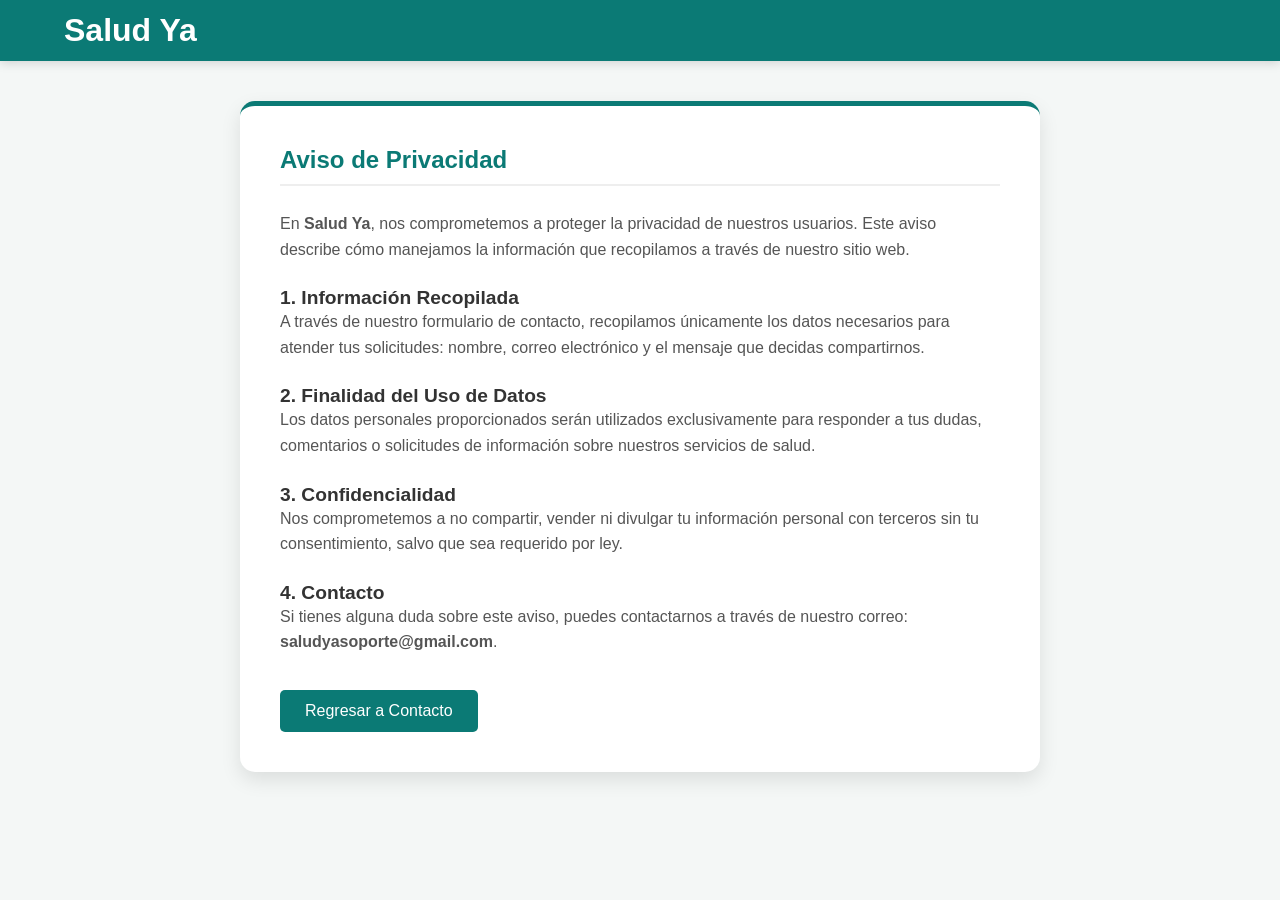
<file: Aviso de privacidad.html>
<!DOCTYPE html>
<html lang="es">
<head>
    <meta charset="UTF-8">
    <meta name="viewport" content="width=device-width, initial-scale=1.0">
    <title>Aviso de Privacidad - Salud Ya</title>
    <link rel="stylesheet" href="css/estilos.css">
    <style>
        /* Estilos específicos para que el aviso se vea increíble */
        .aviso-contenedor {
            max-width: 800px;
            margin: 40px auto;
            padding: 40px;
            background-color: #ffffff;
            border-radius: 15px;
            box-shadow: 0 8px 20px rgba(0, 0, 0, 0.1);
            border-top: 5px solid #0B7A75; /* Línea decorativa superior */
        }
        
        .aviso-contenedor h2 {
            color: #0B7A75;
            margin-bottom: 25px;
            border-bottom: 2px solid #eee;
            padding-bottom: 10px;
        }

        .aviso-contenedor h3 {
            color: #333;
            margin-top: 25px;
            font-size: 1.2rem;
        }

        .aviso-contenedor p {
            line-height: 1.6;
            color: #555;
            margin-bottom: 15px;
        }

        .btn-regresar {
            display: inline-block;
            margin-top: 20px;
            padding: 12px 25px;
            background-color: #0B7A75;
            color: white;
            text-decoration: none;
            border-radius: 5px;
            transition: background 0.3s;
        }

        .btn-regresar:hover {
            background-color: #085f5c;
        }
    </style>
</head>
<body style="background-color: #f4f7f6;">

    <header>
        <div class="contenedor">
            <h1>Salud Ya</h1>
        </div>
    </header>

    <div class="aviso-contenedor">
        <h2>Aviso de Privacidad</h2>
        <p>En <strong>Salud Ya</strong>, nos comprometemos a proteger la privacidad de nuestros usuarios. Este aviso describe cómo manejamos la información que recopilamos a través de nuestro sitio web.</p>
        
        <h3>1. Información Recopilada</h3>
        <p>A través de nuestro formulario de contacto, recopilamos únicamente los datos necesarios para atender tus solicitudes: nombre, correo electrónico y el mensaje que decidas compartirnos.</p>
        
        <h3>2. Finalidad del Uso de Datos</h3>
        <p>Los datos personales proporcionados serán utilizados exclusivamente para responder a tus dudas, comentarios o solicitudes de información sobre nuestros servicios de salud.</p>
        
        <h3>3. Confidencialidad</h3>
        <p>Nos comprometemos a no compartir, vender ni divulgar tu información personal con terceros sin tu consentimiento, salvo que sea requerido por ley.</p>
        
        <h3>4. Contacto</h3>
        <p>Si tienes alguna duda sobre este aviso, puedes contactarnos a través de nuestro correo: <strong>saludyasoporte@gmail.com</strong>.</p>
        
        <a href="contacto.html" class="btn-regresar">Regresar a Contacto</a>
    </div>

</body>
</html>
</file>
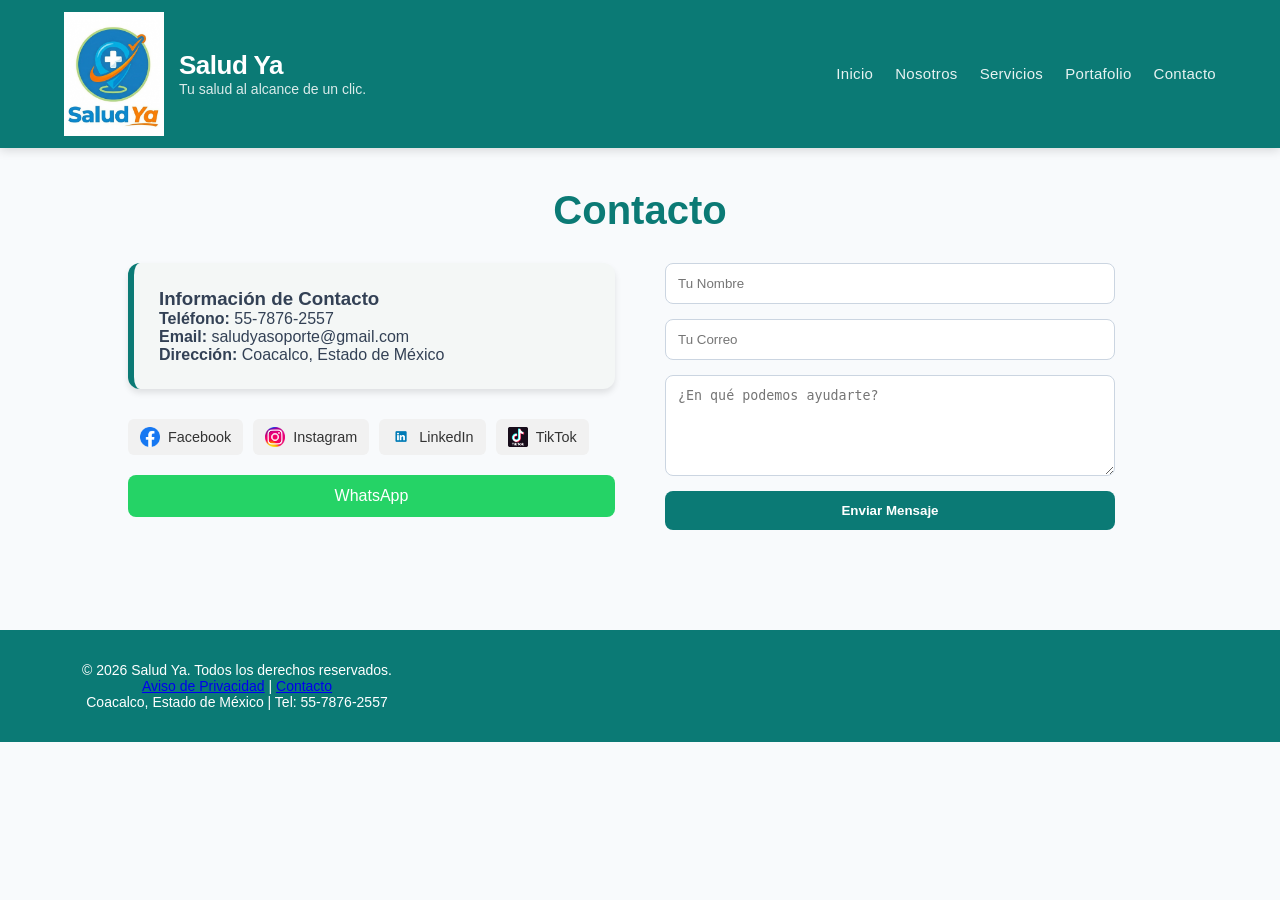
<file: contacto.html>
<!DOCTYPE html>
<html lang="es">
<head>
    <meta charset="UTF-8">
    <meta name="viewport" content="width=device-width, initial-scale=1.0">
    <title>Salud Ya - Contacto</title>
    <link rel="stylesheet" href="css/estilos.css">
</head>
<body>

    <header>
        <div class="contenedor">
            <div class="logo">
                <img src="img/logo.png" alt="Logo Salud Ya">
                <div>
                    <h1>Salud Ya</h1>
                    <p>Tu salud al alcance de un clic.</p>
                </div>
            </div>
            <nav>
                <ul>
                    <li><a href="index.html">Inicio</a></li>
                    <li><a href="nosotros.html">Nosotros</a></li>
                    <li><a href="servicios.html">Servicios</a></li>
                    <li><a href="portafolio.html">Portafolio</a></li>
                    <li><a href="contacto.html">Contacto</a></li>
                </ul>
            </nav>
        </div>
    </header>

    <section class="contacto-section">
        <h2 class="titulo-contacto">Contacto</h2>
        
        <div class="contacto-grid">
            <!-- Columna Izquierda -->
            <div class="columna-izquierda">
                <div class="contacto-info-caja">
                    <h3>Información de Contacto</h3>
                    <p><strong>Teléfono:</strong> 55-7876-2557</p>
                    <p><strong>Email:</strong> saludyasoporte@gmail.com</p>
                    <p><strong>Dirección:</strong> Coacalco, Estado de México</p>
                </div>
                
                <div class="redes-container">
                    <a href="https://www.facebook.com/share/1aTwfR5DQC/" class="btn-red" target="_blank">
                        <img src="img/Facebook.png" alt="Facebook" class="icono-red">
                        Facebook
                    </a>
                    <a href="https://www.instagram.com/salud_yaap?igsh=MW9iemR0MDJydWl0eQ==" class="btn-red" target="_blank">
                        <img src="img/Instagram.png" alt="Instagram" class="icono-red">
                        Instagram
                    </a>
                    <a href="https://www.linkedin.com/in/salud-ya-88366a421?utm_source=share_via&utm_content=profile&utm_medium=member_android" class="btn-red" target="_blank">
                        <img src="img/Linkedin.png" alt="LinkedIn" class="icono-red">
                        LinkedIn
                    </a>
                    <!-- Dentro de tu div class="redes-container" -->
<a href="https://www.tiktok.com/@salud.ya3?_r=1&_t=ZS-97w8xocVYRN" class="btn-red" target="_blank">
    <img src="img/Tiktok.png" alt="TikTok" class="icono-red">
    TikTok
</a>
                </div>
                <a href="https://wa.me/5578762557" class="btn-whatsapp" target="_blank">WhatsApp</a>
            </div>

            <!-- Columna Derecha -->
            <div class="columna-derecha">
                <!-- Mensaje de éxito oculto -->
                <div id="status" style="display: none; color: #0B7A75; font-weight: bold; margin-bottom: 15px; text-align: center; background: #e8f5f4; padding: 10px; border-radius: 5px;">
                    ¡Gracias! Tu mensaje ha sido enviado.
                </div>

                <form id="mi-formulario" class="contacto-form" action="https://formspree.io/f/mzdlnnpk" method="POST">
                    <input type="text" name="nombre" placeholder="Tu Nombre" required>
                    <input type="email" name="email" placeholder="Tu Correo" required>
                    <textarea name="mensaje" placeholder="¿En qué podemos ayudarte?" rows="5" required></textarea>
                    <button type="submit" id="btn-enviar" class="btn-enviar">Enviar Mensaje</button>
                </form>
            </div>
        </div>
    </section>

    <!-- Pie de página -->
    <footer>
        <div class="contenedor">
            <div class="footer-contenido">
                <p>&copy; 2026 Salud Ya. Todos los derechos reservados.</p>
                <div class="footer-links">
                    <a href="Aviso de privacidad.html">Aviso de Privacidad</a>
                    <span>|</span>
                    <a href="contacto.html">Contacto</a>
                </div>
                <div class="footer-datos">
                    <p>Coacalco, Estado de México | Tel: 55-7876-2557</p>
                </div>
            </div>
        </div>
    </footer>

    <!-- Script para envío sin redirección -->
    <script>
        var form = document.getElementById("mi-formulario");
        async function handleSubmit(event) {
            event.preventDefault();
            var status = document.getElementById("status");
            var data = new FormData(event.target);
            fetch(event.target.action, {
                method: form.method,
                body: data,
                headers: { 'Accept': 'application/json' }
            }).then(response => {
                if (response.ok) {
                    status.style.display = "block";
                    form.reset();
                    setTimeout(() => { status.style.display = "none"; }, 5000);
                } else {
                    alert("Hubo un error al enviar tu mensaje.");
                }
            });
        }
        form.addEventListener("submit", handleSubmit);
    </script>

</body>
</html>
</file>
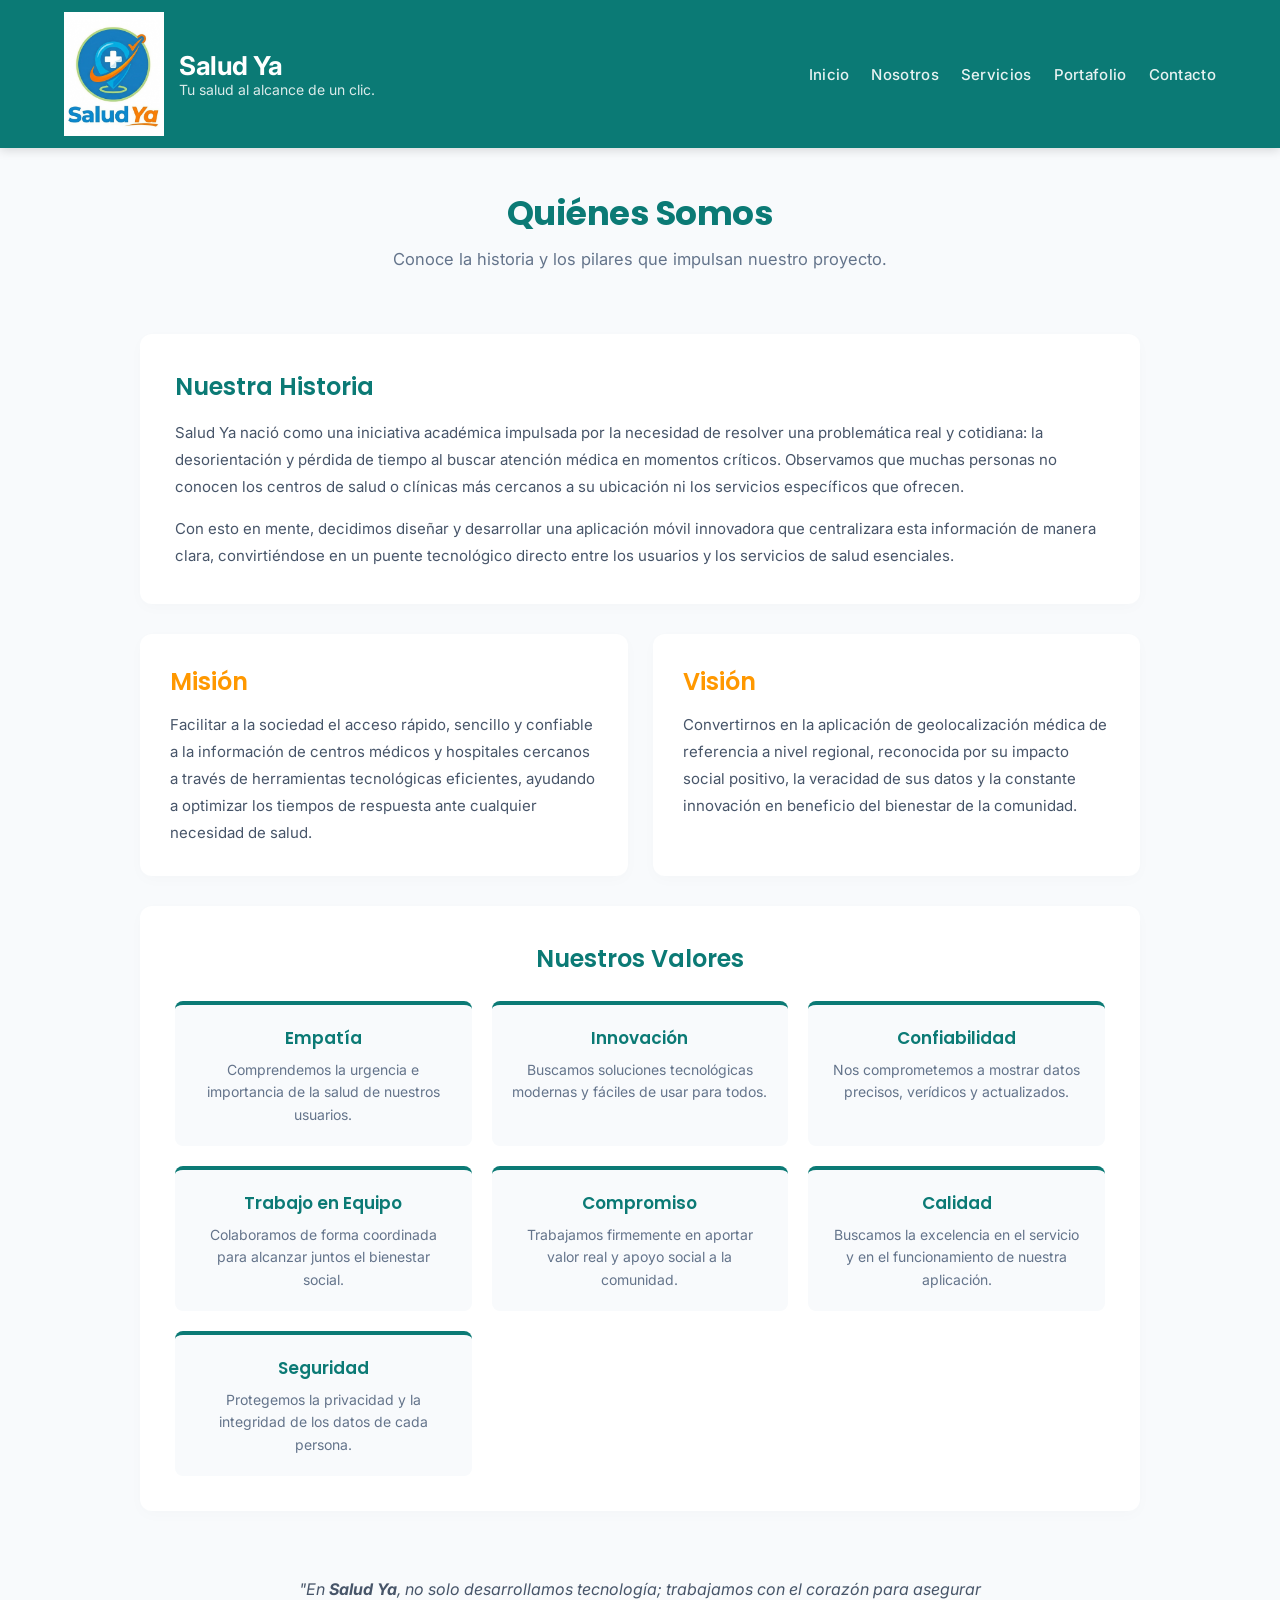
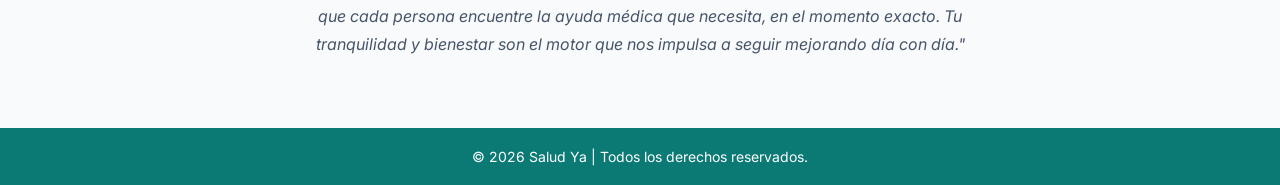
<file: nosotros.html>
<!DOCTYPE html>
<html lang="es">

<head>
    <meta charset="UTF-8">
    <meta name="viewport" content="width=device-width, initial-scale=1.0">
    <title>Nosotros - Salud Ya</title>

    <!-- FUENTES DE GOOGLE FONTS (INTER Y POPPINS) -->
    <link rel="preconnect" href="https://fonts.googleapis.com">
    <link rel="preconnect" href="https://fonts.gstatic.com" crossorigin>
    <link href="https://fonts.googleapis.com/css2?family=Inter:wght@400;500;600&family=Poppins:wght@600;700&display=swap" rel="stylesheet">

    <!-- Tu archivo de estilos -->
    <link rel="stylesheet" href="css/estilos.css">
</head>

<body>

    <!-- Encabezado (Idéntico a Inicio) -->
    <header>
        <div class="contenedor">
            <div class="logo">
                <img src="img/logo.png" alt="Logo Salud Ya">
                <div>
                    <h1>Salud Ya</h1>
                    <p>Tu salud al alcance de un clic.</p>
                </div>
            </div>
            <nav>
                <ul>
                    <li><a href="index.html">Inicio</a></li>
                    <li><a href="nosotros.html">Nosotros</a></li>
                    <li><a href="servicios.html">Servicios</a></li>
                    <li><a href="portafolio.html">Portafolio</a></li>
                    <li><a href="contacto.html">Contacto</a></li>
                </ul>
            </nav>
        </div>
    </header>

    <!-- Sección de Identidad Corporativa -->
    <main class="seccion-nosotros">
        
        <!-- Título Principal -->
        <div class="titulo-pagina">
            <h2>Quiénes Somos</h2>
            <p>Conoce la historia y los pilares que impulsan nuestro proyecto.</p>
        </div>

        <!-- Bloque: Historia -->
        <section class="bloque-historia">
            <div class="contenido-historia">
                <h3>Nuestra Historia</h3>
                <p>
                    Salud Ya nació como una iniciativa académica impulsada por la necesidad de 
                    resolver una problemática real y cotidiana: la desorientación y pérdida de tiempo 
                    al buscar atención médica en momentos críticos. Observamos que muchas personas no 
                    conocen los centros de salud o clínicas más cercanos a su ubicación ni los servicios 
                    específicos que ofrecen. 
                </p>
                <p>
                    Con esto en mente, decidimos diseñar y desarrollar una aplicación móvil innovadora 
                    que centralizara esta información de manera clara, convirtiéndose en un puente 
                    tecnológico directo entre los usuarios y los servicios de salud esenciales.
                </p>
            </div>
        </section>

        <!-- Bloque: Misión y Visión (En 2 Columnas) -->
        <section class="mision-vision-container">
            <div class="caja-mv">
                <h3>Misión</h3>
                <p>
                    Facilitar a la sociedad el acceso rápido, sencillo y confiable a la información 
                    de centros médicos y hospitales cercanos a través de herramientas tecnológicas eficientes, 
                    ayudando a optimizar los tiempos de respuesta ante cualquier necesidad de salud.
                </p>
            </div>
            <div class="caja-mv">
                <h3>Visión</h3>
                <p>
                    Convertirnos en la aplicación de geolocalización médica de referencia a nivel regional, 
                    reconocida por su impacto social positivo, la veracidad de sus datos y la constante 
                    innovación en beneficio del bienestar de la comunidad.
                </p>
            </div>
        </section>

        <!-- Bloque: Valores (Trabajo en equipo en medio) -->
        <section class="bloque-valores">
            <h3>Nuestros Valores</h3>
            <div class="valores-grid">
                <div class="tarjeta-valor">
                    <h4>Empatía</h4>
                    <p>Comprendemos la urgencia e importancia de la salud de nuestros usuarios.</p>
                </div>
                <div class="tarjeta-valor">
                    <h4>Innovación</h4>
                    <p>Buscamos soluciones tecnológicas modernas y fáciles de usar para todos.</p>
                </div>
                <div class="tarjeta-valor">
                    <h4>Confiabilidad</h4>
                    <p>Nos comprometemos a mostrar datos precisos, verídicos y actualizados.</p>
                </div>
                
                <!-- VALOR CENTRAL -->
                <div class="tarjeta-valor">
                    <h4>Trabajo en Equipo</h4>
                    <p>Colaboramos de forma coordinada para alcanzar juntos el bienestar social.</p>
                </div>

                <div class="tarjeta-valor">
                    <h4>Compromiso</h4>
                    <p>Trabajamos firmemente en aportar valor real y apoyo social a la comunidad.</p>
                </div>
                <div class="tarjeta-valor">
                    <h4>Calidad</h4>
                    <p>Buscamos la excelencia en el servicio y en el funcionamiento de nuestra aplicación.</p>
                </div>
                <div class="tarjeta-valor">
                    <h4>Seguridad</h4>
                    <p>Protegemos la privacidad y la integridad de los datos de cada persona.</p>
                </div>
            </div>
        </section>

        <!-- Texto de Cierre / Compromiso Abajo de Valores -->
        <div class="compromiso-cierre" style="text-align: center; margin-top: 45px; padding: 20px;">
            <p style="font-family: 'Inter', sans-serif; font-size: 16px; color: #475569; line-height: 1.7; max-width: 700px; margin: 0 auto; font-style: italic;">
                "En <strong>Salud Ya</strong>, no solo desarrollamos tecnología; trabajamos con el corazón 
                para asegurar que cada persona encuentre la ayuda médica que necesita, en el momento exacto. 
                Tu tranquilidad y bienestar son el motor que nos impulsa a seguir mejorando día con día."
            </p>
        </div>

    </main>

    <!-- Pie de Página (Idéntico a Inicio) -->
    <footer>
        <p>© 2026 Salud Ya | Todos los derechos reservados.</p>
    </footer>

</body>

</html>
</file>
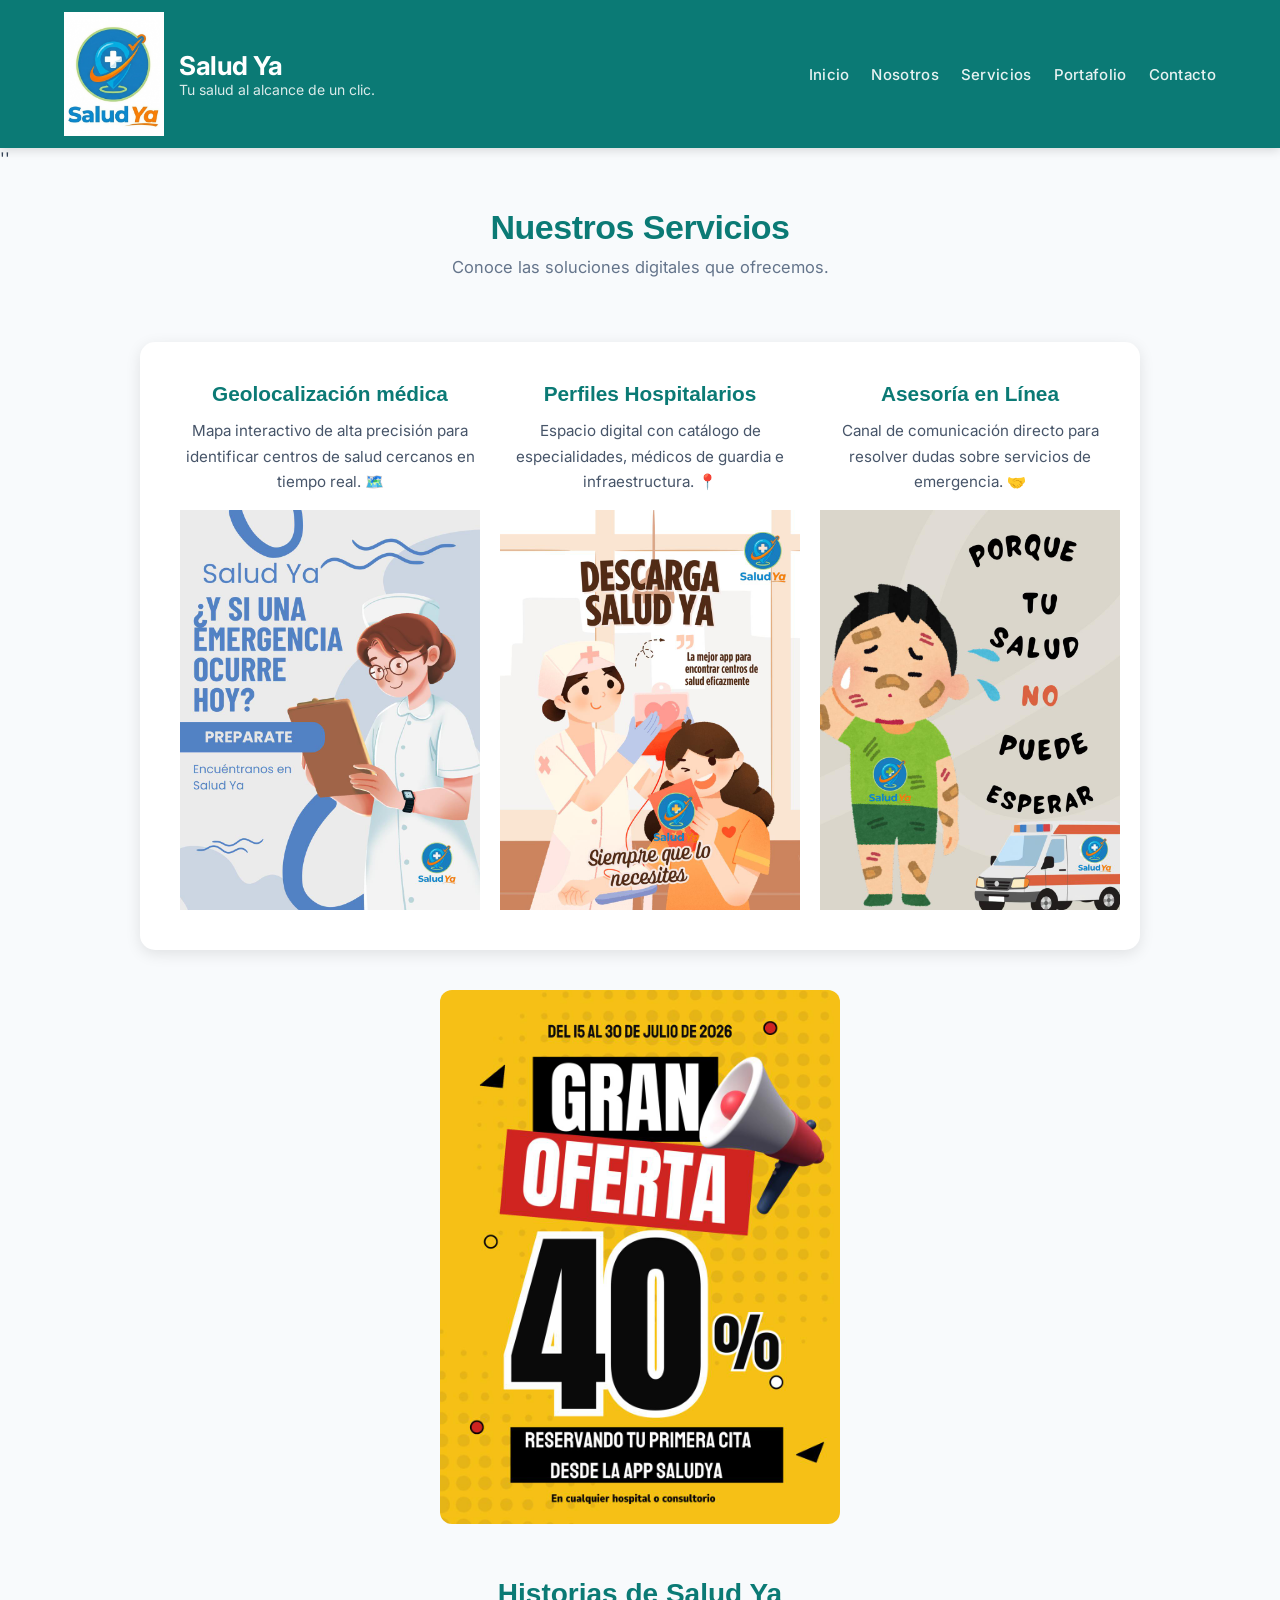
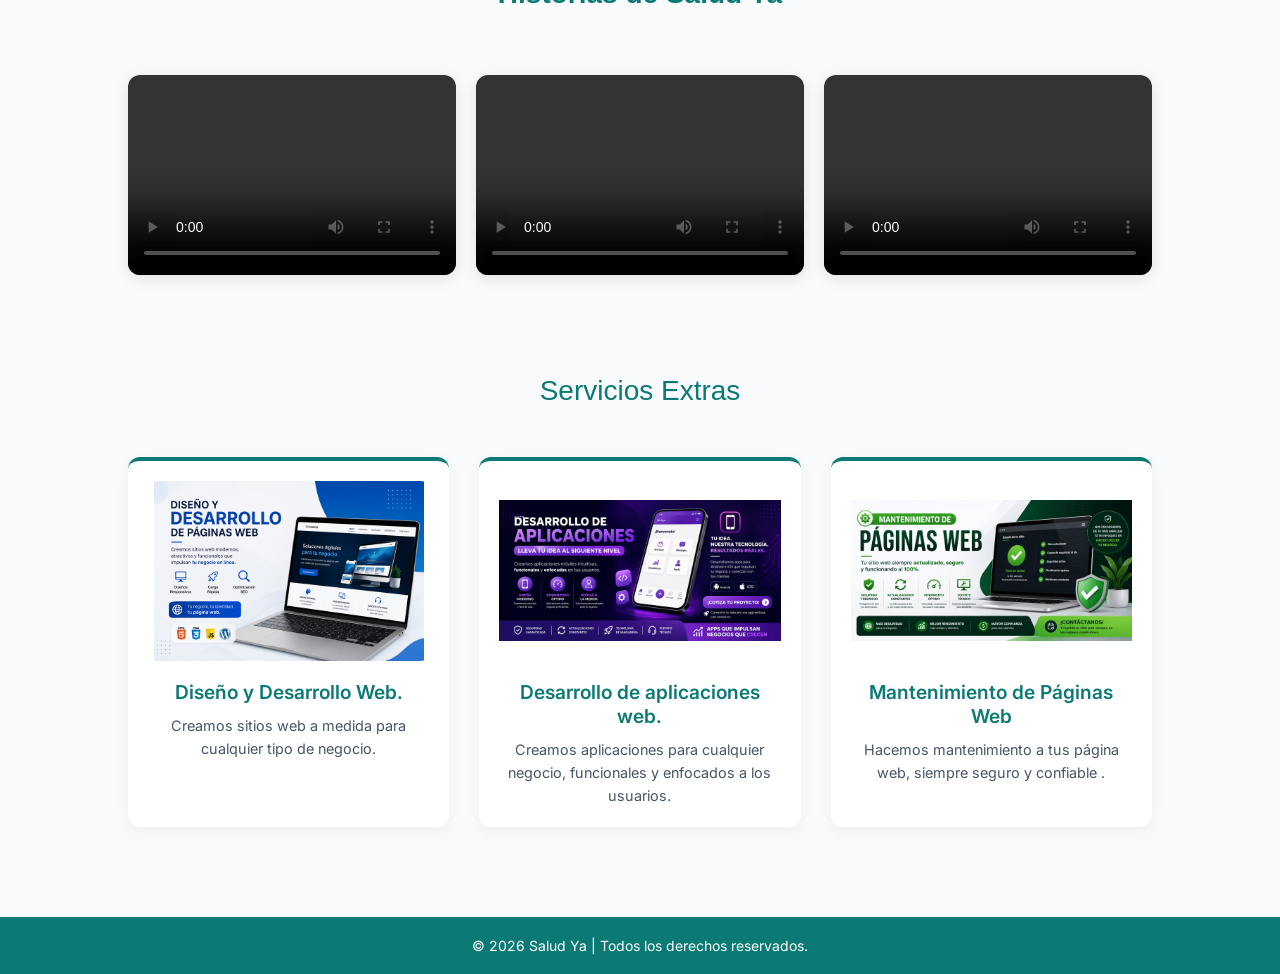
<file: servicios.html>
<!DOCTYPE html>
<html lang="es">

<head>
    <meta charset="UTF-8">
    <meta name="viewport" content="width=device-width, initial-scale=1.0">
    <title>Salud Ya</title>

    <link rel="preconnect" href="https://fonts.googleapis.com">
    <link rel="preconnect" href="https://fonts.gstatic.com" crossorigin>
    <link href="https://fonts.googleapis.com/css2?family=Inter:wght@400;500;600;700&display=swap" rel="stylesheet">

    <link rel="stylesheet" href="css/estilos.css">
    <style>
        /* Estilos rápidos para asegurar el diseño */
        .pitch-texto {
            background-color: #f9f9f9;
            padding: 25px;
            border-left: 5px solid #2c8e8e; /* Ajusta este color al de tu marca */
            margin-top: 20px;
            border-radius: 8px;
            line-height: 1.6;
        }
        .pitch-texto p {
            margin-bottom: 15px;
            color: #333;
        }
    </style>
</head>
<body>

    <header>
        <div class="contenedor">
            <div class="logo">
                <img src="img/logo.png" alt="Logo Salud Ya">
                <div>
                    <h1>Salud Ya</h1>
                    <p>Tu salud al alcance de un clic.</p>
                </div>
            </div>
            <nav>
                <ul>
                    <li><a href="index.html">Inicio</a></li>
                    <li><a href="nosotros.html">Nosotros</a></li>
                    <li><a href="servicios.html">Servicios</a></li>
                    <li><a href="portafolio.html">Portafolio</a></li>
                    <li><a href="contacto.html">Contacto</a></li>
                </ul>
            </nav>
        </div>
    </header>''

 <main>
        <div class="titulo-pagina">
            <h2>Nuestros Servicios</h2>
            <p>Conoce las soluciones digitales que ofrecemos.</p>
        </div>

        <!-- Este es el contenedor que le da el estilo de caja blanca -->
        <section class="card-content">
            <div class="servicio-item">
                <h3>Geolocalización médica</h3>
                <p>Mapa interactivo de alta precisión para identificar centros de salud cercanos en tiempo real. 🗺️</p>
                <img src="img/Anuncio 1.jpg" alt="Geolocalización" class="icono-img">
            </div>

            <div class="servicio-item">
                <h3>Perfiles Hospitalarios</h3>
                <p>Espacio digital con catálogo de especialidades, médicos de guardia e infraestructura. 📍</p>
                <img src="img/Anuncio 2.jpg" alt="Geolocalización" class="icono-img">
            </div>

            <div class="servicio-item">
                <h3>Asesoría en Línea</h3>
                <p>Canal de comunicación directo para resolver dudas sobre servicios de emergencia. 🤝</p>
                 <img src="img/Anuncio 3.jpg" alt="Geolocalización" class="icono-img">
            </div>
        </section>
        <section class="banner-descuento">
    <img src="img/Descuento.jpg" alt="Promoción especial de Salud Ya">
</section>

<div class="video-titulo">
    <h3>Historias de Salud Ya</h3>
</div>
<section class="video-gallery">
    <div class="video-item">

        <video controls>
            <source src="img/Video 1.mp4" type="video/mp4">
            Tu navegador no soporta videos.
        </video>
    </div>
    
    <div class="video-item">
        <video controls>
            <source src="img/Video 2.mp4" type="video/mp4">
            Tu navegador no soporta videos.
        </video>
    </div>
    
    <div class="video-item">
        <video controls>
            <source src="img/Video3.mp4" type="video/mp4">
            Tu navegador no soporta videos.
        </video>
    </div>
</section>
<div class="titulo-extras">
    <h3>Servicios Extras</h3>
</div>

<!-- Tus 3 banners -->
<section class="anuncios-grid">
    <div class="banner-promo">
        <img src="img/Servicio 1.png" alt="Diseño Web Profesional">
        <h3>Diseño y Desarrollo Web.</h3>
        <p>Creamos sitios web a medida para cualquier tipo de negocio.</p>
    </div>
 <div class="banner-promo">
        <img src="img/Anuncion 2.jpg" alt="Desarrollo de aplicaciones">
        <h3>Desarrollo de aplicaciones web.</h3>
        <p>Creamos aplicaciones para cualquier negocio, funcionales y enfocados a los usuarios.</p>
    </div>   
     <div class="banner-promo">
        <img src="img/Servicio 3.jpg" alt="Mantenimiento de paginas">
        <h3>Mantenimiento de Páginas Web</h3>
        <p>Hacemos mantenimiento a tus página web, siempre seguro y confiable .</p>
    </div>  
 
</section>
<footer>
        <p>© 2026 Salud Ya | Todos los derechos reservados.</p>
    </footer>

    </main>

</body>
</html>
</file>
<file: css/estilos.css>
/* ==========================================
   CONFIGURACIÓN GENERAL
   ========================================== */
* {
    margin: 0;
    padding: 0;
    box-sizing: border-box;
}

body {
    font-family: 'Inter', sans-serif;
    background: #f8fafc; 
    color: #334155; 
}

/* HEADER (ENCABEZADO) */
header {
    background: #0B7A75;
    color: white;
    box-shadow: 0 2px 10px rgba(0, 0, 0, .15);
}

.contenedor {
    width: 90%;
    max-width: 1200px;
    margin: auto;
    display: flex;
    justify-content: space-between;
    align-items: center;
    padding: 12px 0;
}

.logo {
    display: flex;
    align-items: center;
}

.logo img {
    width: 100px;
    height: auto;
    margin-right: 15px;
}

.logo h1 {
    font-family: 'Inter', sans-serif;
    font-size: 26px; 
    font-weight: 700;
    letter-spacing: -0.5px;
}

.logo p {
    font-family: 'Inter', sans-serif;
    font-size: 14px;
    opacity: 0.85;
    font-weight: 400;
}

/* MENÚ DE NAVEGACIÓN */
nav ul {
    display: flex;
    list-style: none;
}

nav li {
    margin-left: 22px;
}

nav a {
    font-family: 'Inter', sans-serif;
    text-decoration: none;
    color: rgba(255, 255, 255, 0.9);
    font-weight: 500; 
    font-size: 15px; 
    letter-spacing: 0.3px;
    transition: .3s ease;
}

nav a:hover {
    color: #FFD54F;
}

/* SECCIÓN HERO (BIENVENIDA) */
.hero-section {
    width: 100%;
    background: #ffffff;
    padding: 50px 0;
    box-shadow: 0 4px 6px rgba(0,0,0,0.01);
}

.hero-container {
    display: flex;
    align-items: center;
    justify-content: space-between;
    width: 90%;
    max-width: 1200px;
    margin: auto;
    gap: 50px;
}

.hero-content {
    flex: 1;
    text-align: left;
}

.hero-content h2 {
    font-family: 'Inter', sans-serif;
    color: #0B7A75;
    font-size: 32px; 
    margin-bottom: 15px;
    font-weight: 700;
    letter-spacing: -0.5px;
}

.resaltado-ya {
    color: #ff9800;
}

.hero-content p {
    font-family: 'Inter', sans-serif;
    line-height: 1.7;
    font-size: 16px; 
    color: #475569;
    margin-bottom: 25px;
}

.hero-banner {
    flex: 1;
    display: flex;
    justify-content: center;
}

.hero-banner img {
    width: 100%;
    max-width: 320px;
    height: auto;
    border-radius: 16px;
    box-shadow: 0 10px 30px rgba(11, 122, 117, 0.12);
    transition: transform 0.3s ease;
}

.hero-banner img:hover {
    transform: translateY(-4px);
}

/* BOTONES */
.boton {
    font-family: 'Inter', sans-serif;
    background: #0B7A75;
    color: white;
    padding: 12px 30px;
    text-decoration: none;
    border-radius: 25px;
    font-size: 15px;
    font-weight: 600;
    display: inline-block;
    transition: .3s;
    box-shadow: 0 4px 12px rgba(11, 122, 117, 0.25);
}

.boton:hover {
    background: #ff9800;
    box-shadow: 0 4px 12px rgba(255, 152, 0, 0.3);
    transform: translateY(-1px);
}

/* ELEVATOR PITCH */
.pitch {
    width: 85%;
    max-width: 900px;
    margin: auto;
    text-align: center;
    padding: 50px 0 20px 0;
}

.pitch h2 {
    font-family: 'Inter', sans-serif;
    color: #0B7A75;
    font-size: 26px;
    font-weight: 700;
    margin-bottom: 15px;
}

.pitch p {
    font-family: 'Inter', sans-serif;
    font-size: 16px;
    line-height: 1.7;
    color: #475569;
}

.video-contenedor {
    width: 100%;
    max-width: 480px; 
    margin: 25px auto 0 auto;
    border-radius: 12px;
    overflow: hidden; 
    box-shadow: 0 10px 25px rgba(0, 0, 0, 0.1); 
}

.video-contenedor video {
    width: 100%;
    height: auto;
    display: block;
}

/* BANNER DE PROMOCIÓN */
.promo {
    width: 100%;
    max-width: 900px;
    margin: 50px auto 20px auto;
    background: #E8F5E9;
    padding: 40px;
    border-left: 6px solid #4CAF50;
    border-radius: 8px;
    text-align: center;
    box-shadow: 0 4px 15px rgba(0,0,0,0.03);
}

.promo h2 {
    font-family: 'Poppins', sans-serif;
    color: #2E7D32;
    font-size: 26px;
    margin-bottom: 12px;
}

.promo h3 {
    font-family: 'Inter', sans-serif;
    color: #ff9800;
    margin-bottom: 15px;
    font-size: 20px;
    font-weight: 600;
}

.promo p {
    font-family: 'Inter', sans-serif;
    font-size: 15.5px;
    color: #475569;
    line-height: 1.7;
    max-width: 800px;
    margin: 0 auto;
}

/* FOOTER (PIE DE PÁGINA) */
footer {
    margin-top: 50px;
    background: #0B7A75;
    color: white;
    text-align: center;
    padding: 20px;
    font-size: 14px;
    font-weight: 400;
}

/* ==========================================
   ESTILOS PARA LA PÁGINA DE NOSOTROS
   ========================================== */
.seccion-nosotros {
    width: 90%;
    max-width: 1000px;
    margin: 40px auto;
}

.titulo-pagina {
    text-align: center;
    margin-bottom: 45px;
}

.titulo-pagina h2 {
    font-family: 'Poppins', sans-serif;
    color: #0B7A75;
    font-size: 34px;
    font-weight: 700;
    margin-bottom: 10px;
    letter-spacing: -0.5px;
}

.titulo-pagina p {
    font-family: 'Inter', sans-serif;
    color: #64748b;
    font-size: 16.5px;
}

/* HISTORIA */
.bloque-historia {
    background: #ffffff;
    padding: 35px;
    border-radius: 12px;
    box-shadow: 0 4px 15px rgba(0, 0, 0, 0.02);
    margin-bottom: 30px;
}

.bloque-historia h3 {
    font-family: 'Poppins', sans-serif;
    color: #0B7A75;
    font-size: 24px;
    margin-bottom: 15px;
    font-weight: 600;
}

.bloque-historia p {
    font-family: 'Inter', sans-serif;
    font-size: 15px;
    line-height: 1.8;
    color: #475569;
    margin-bottom: 15px;
}

.bloque-historia p:last-child {
    margin-bottom: 0;
}

/* MISIÓN Y VISIÓN (2 COLUMNAS) */
.mision-vision-container {
    display: flex;
    gap: 25px;
    margin-bottom: 30px;
}

.caja-mv {
    flex: 1;
    background: #ffffff;
    padding: 30px;
    border-radius: 12px;
    box-shadow: 0 4px 15px rgba(0, 0, 0, 0.02);
}

.caja-mv h3 {
    font-family: 'Poppins', sans-serif;
    color: #ff9800;
    font-size: 24px;
    margin-bottom: 12px;
    font-weight: 600;
}

.caja-mv p {
    font-family: 'Inter', sans-serif;
    font-size: 15px;
    line-height: 1.8;
    color: #475569;
}

/* VALORES */
.bloque-valores {
    background: #ffffff;
    padding: 35px;
    border-radius: 12px;
    box-shadow: 0 4px 15px rgba(0, 0, 0, 0.02);
    text-align: center;
}

.bloque-valores h3 {
    font-family: 'Poppins', sans-serif;
    color: #0B7A75;
    font-size: 24px;
    margin-bottom: 25px;
    font-weight: 600;
}

.valores-grid {
    display: grid;
    grid-template-columns: repeat(auto-fit, minmax(220px, 1fr)); 
    gap: 20px;
}

.tarjeta-valor {
    background: #f8fafc;
    padding: 20px;
    border-radius: 8px;
    border-top: 4px solid #0B7A75;
    transition: transform 0.3s ease;
}

.tarjeta-valor:hover {
    transform: translateY(-3px);
}

.tarjeta-valor h4 {
    font-family: 'Poppins', sans-serif;
    color: #0B7A75;
    font-size: 17px;
    margin-bottom: 8px;
    font-weight: 600;
}

.tarjeta-valor p {
    font-family: 'Inter', sans-serif;
    font-size: 14px;
    line-height: 1.6;
    color: #64748b;
}

/* ==========================================
   ESTILOS PARA LA PÁGINA DE SERVICIOS
   ========================================== */
.seccion-servicios {
    width: 90%;
    max-width: 1100px;
    margin: 50px auto;
}

.servicios-grid {
    display: grid;
    grid-template-columns: repeat(auto-fit, minmax(300px, 1fr));
    gap: 30px;
    margin-bottom: 60px;
    justify-content: center;
}

.tarjeta-servicio {
    background: #ffffff;
    padding: 35px 25px;
    border-radius: 12px;
    box-shadow: 0 4px 20px rgba(0, 0, 0, 0.05);
    text-align: center;
    border-top: 5px solid #0B7A75;
    transition: transform 0.3s ease, box-shadow 0.3s ease;
}

.tarjeta-servicio:hover {
    transform: translateY(-5px);
    box-shadow: 0 8px 25px rgba(0, 0, 0, 0.1);
}

.icono-servicio {
    font-size: 45px;
    margin-bottom: 20px;
    display: inline-block;
}

.tarjeta-servicio h3 {
    font-family: 'Poppins', sans-serif;
    color: #0B7A75;
    font-size: 21px;
    margin-bottom: 15px;
    font-weight: 600;
}

.tarjeta-servicio p {
    font-family: 'Inter', sans-serif;
    font-size: 14.5px;
    line-height: 1.7;
    color: #475569;
    text-align: justify;
}

/* MEDIA QUERIES GENERALES (RESPONSIVO) */
@media(max-width:768px){
    .contenedor { flex-direction: column; padding: 15px 0; }
    .logo { flex-direction: column; text-align: center; }
    .logo img { width: 85px; margin: 0 0 10px; }
    .logo h1 { font-size: 26px; }
    nav ul { flex-direction: column; margin-top: 15px; text-align: center; }
    nav li { margin: 8px 0; }
    .hero-container { flex-direction: column; text-align: center; gap: 30px; }
    .hero-content { text-align: center; }
    .hero-content h2 { font-size: 26px; }
    .hero-banner img { max-width: 260px; }
    .mision-vision-container { flex-direction: column; }
    .seccion-nosotros { margin: 25px auto; }
    .servicios-grid { grid-template-columns: 1fr; }
    .tarjeta-servicio { padding: 25px 20px; }
}
/* Contenedor de servicios */
.services-container { padding: 50px 10%; text-align: center; }

.services-grid { 
    display: grid; 
    grid-template-columns: repeat(auto-fit, minmax(250px, 1fr)); 
    gap: 20px; 
    margin-top: 30px; 
}

.servicio-card { 
    padding: 30px; 
    border: 1px solid #ddd; 
    border-radius: 10px; 
    background: #f9f9f9; 
    transition: 0.3s; 
}

.servicio-card:hover { 
    transform: translateY(-10px); 
    box-shadow: 0 10px 20px rgba(0,0,0,0.1); 
    border-color: #006666; /* El color de tu logo */
}
/* Asegura que la caja blanca tenga sombra y fondo */
.card-content {
    display: flex;            /* Esto es lo que los pone en fila */
    justify-content: space-between;
    gap: 20px;
    background: #ffffff;      /* Fondo blanco */
    padding: 40px;
    border-radius: 15px;
    box-shadow: 0 4px 15px rgba(0,0,0,0.1);
    max-width: 1000px;
    margin: 20px auto;
}

/* Define el tamaño de cada columna */
.servicio-item {
    flex: 1;
    text-align: center;
}
/* ==========================================
   CORRECCIÓN DE COLORES PARA SERVICIOS
   ========================================== */

/* Color para los títulos de cada servicio dentro de la caja blanca */
.servicio-item h3 {
    color: #0B7A75;         /* Usamos el verde de tu logo para mantener consistencia */
    margin-bottom: 12px;
    font-size: 1.3rem;
    font-weight: 600;
    font-family: 'Poppins', sans-serif; /* Mantiene la coherencia con tus otros títulos */
}

/* Color para los párrafos de cada servicio */
.servicio-item p {
    color: #475569;         /* Gris oscuro profesional, excelente para lectura */
    line-height: 1.7;       /* Espaciado cómodo */
    font-size: 0.95rem;
    font-family: 'Inter', sans-serif;
}
.icono-img {
    width: 300px;          /* Ajusta este tamaño según prefieras */
    height: auto;
    margin-top: 15px;     /* Separa la imagen del texto */
    display: block;
    margin-left: auto;
    margin-right: auto;   /* Esto centra la imagen horizontalmente */
}
.banner-descuento {
    width: 90%;          /* Ocupa el 90% del ancho de la página */
    max-width: 400px;    /* <-- Ajusta este número para que sea más grande o más pequeña */
    margin: 40px auto;
    text-align: center;
}

.banner-descuento img {
    width: 100%;         /* La imagen se ajustará automáticamente al ancho del contenedor anterior */
    height: auto;
    border-radius: 12px;
}
.video-gallery {
    display: flex;             /* Pone los videos en fila */
    justify-content: center;   /* Los centra en la página */
    gap: 20px;                 /* Espacio entre cada video */
    padding: 40px 10%;
    flex-wrap: wrap;           /* Para que se acomoden bien en celulares */
}

.video-item {
    flex: 1;                   /* Cada video toma el mismo ancho */
    min-width: 300px;          /* Asegura que no se aplasten demasiado */
}

.video-item video {
    width: 100%;               /* Asegura que ocupen todo el ancho disponible */
    height: 200px;             /* Define una altura fija para todos */
    object-fit: cover;         /* Esto es la clave: recorta el video para que llene el espacio sin deformarse */
    border-radius: 12px;
    box-shadow: 0 4px 15px rgba(0,0,0,0.1);
    display: block;
}
.video-titulo {
    text-align: center;     /* Centra el título */
    margin-top: 50px;       /* Espacio superior */
    margin-bottom: 25px;    /* Espacio inferior para separarlo de los videos */
}

.video-titulo h3 {
    font-family: 'Poppins', sans-serif;
    color: #0B7A75;         /* El color verde/azul de tu marca */
    font-size: 28px;
    font-weight: 700;
}
.titulo-extras {
    text-align: center;
    margin-top: 60px;   /* Espacio para que no se pegue al banner de descuento */
    margin-bottom: 30px;
}

.titulo-extras h3 {
    font-family: 'Poppins', sans-serif;
    color: #0B7A75;     /* El color verde de Salud Ya */
    font-size: 28px;
    font-weight: 100;
}
/* ==========================================
   ESTILOS PARA LOS ANUNCIOS / SERVICIOS EXTRAS
   ========================================== */
.anuncios-grid {
    display: flex;
    justify-content: center;
    gap: 30px;
    padding: 20px 10% 40px 10%;
    flex-wrap: wrap; /* Para que en celulares se pongan uno abajo del otro */
}

.banner-promo {
    flex: 1;
    min-width: 280px;      /* Evita que las tarjetas se aplasten */
    max-width: 360px;      /* Controla el ancho máximo de cada anuncio */
    background: #ffffff;
    padding: 20px;
    border-radius: 12px;
    box-shadow: 0 4px 15px rgba(0,0,0,0.05);
    text-align: center;
    border-top: 4px solid #0B7A75; /* Detalle con el color de tu logo */
}

.banner-promo img {
    width: 100%;           /* Ocupa todo el ancho de la tarjeta */
    height: 180px;         /* <-- ESTO AJUSTA EL TAMAÑO: Altura fija para que los 3 banners midan lo mismo */
    object-fit: contain;     /* Recorta y acomoda la imagen perfectamente sin deformarla */
    border-radius: 8px;
    margin-bottom: 15px;
}

.banner-promo h3 {
    color: #0B7A75;
    font-size: 1.2rem;
    margin-bottom: 10px;
    font-family: 'Inter', sans-serif;
    font-weight: 600;
}

.banner-promo p {
    color: #475569;
    font-size: 0.9rem;
    line-height: 1.6;
    font-family: 'Inter', sans-serif;
}
/* ==========================================
   ESTILOS PARA EL PORTAFOLIO
   ========================================== */

/* Contenedor principal que organiza las tarjetas en cuadrícula */
.portafolio-grid {
    display: grid;
    grid-template-columns: repeat(auto-fit, minmax(320px, 1fr));
    gap: 30px;
    padding: 40px 10%;
}
.titulo-pagina {
    margin-top: 40px;  /* Ajusta este valor según cuánto espacio quieras */
    text-align: center;
    padding-bottom: 20px;
}

/* Tarjeta individual del proyecto */
.proyecto-card {
    background: #ffffff;
    padding: 25px;
    border-radius: 15px;
    box-shadow: 0 5px 20px rgba(0, 0, 0, 0.08);
    transition: transform 0.3s ease;
}

.proyecto-card:hover {
    transform: translateY(-5px);
}

.proyecto-card img {
    width: 100%;
    height: 200px;
    object-fit: cover;
    border-radius: 10px;
    margin-bottom: 20px;
}

.proyecto-card h3 {
    color: #0B7A75;
    font-family: 'Poppins', sans-serif;
    margin-bottom: 15px;
}

/* Sección de descripción y resultados */
.proyecto-info {
    font-size: 14.5px;
    color: #475569;
    line-height: 1.6;
    margin-bottom: 20px;
}

.resultados-box {
    background: #f8fafc;
    padding: 15px;
    border-radius: 8px;
    margin-bottom: 20px;
}

.titulo-resultados {
    color: #0B7A75;
    font-size: 1.1rem;
    font-family: 'Poppins', sans-serif;
    margin-bottom: 12px;
    border-bottom: 2px solid #0B7A75;
    padding-bottom: 5px;
    display: inline-block;
}

.resultados-box ul {
    list-style: none;
    padding: 0;
}

.resultados-box li {
    font-size: 14px;
    color: #334155;
    margin-bottom: 8px;
}

/* Caja de tecnologías */
.tech-box {
    background: #e0f2f1;
    color: #064e3b;
    padding: 12px;
    border-radius: 6px;
    font-size: 13px;
    border: 1px solid #b2dfdb;
}
.proyecto-card img {
    width: 100%;
    height: 180px;        /* Altura fija para que todas las tarjetas sean iguales */
    object-fit: contain;  /* Esto hace que la imagen completa quepa en el espacio sin recortarse */
    background-color: #ffffff; /* Fondo blanco para que no se vea extraño si sobra espacio */
    border-radius: 10px;
    margin-bottom: 20px;
}
/* Primero, asegúrate de que el texto de la tarjeta esté alineado a la izquierda */
.proyecto-card {
    background: #ffffff;
    padding: 25px;
    border-radius: 15px;
    box-shadow: 0 5px 20px rgba(0, 0, 0, 0.08);
    text-align: left; /* <-- CAMBIA ESTO A 'left' */
}

/* Luego, configura la imagen específicamente para que se alinee a la izquierda */
.proyecto-card img {
    display: block;   /* Necesario para que las propiedades de margen funcionen */
    margin-left: 0;   /* Fuerza el margen izquierdo a 0 */
    margin-right: auto; /* Empuja el resto del espacio a la derecha */
    width: 150px;      /* Puedes poner un ancho específico si no quieres que ocupe todo el ancho */
    height: auto;      /* Mantiene la proporción */
    border-radius: 10px;
    margin-bottom: 20px;
}
.video-proyecto {
    margin-top: 20px;
    padding-top: 15px;
    border-top: 1px solid #e2e8f0;
}

.video-proyecto video {
    width: 60%;           /* Ocupa todo el ancho de la tarjeta */
    height: 180px;         /* <-- ESTO AJUSTA EL TAMAÑO */
    object-fit: contain;     /* Recorta el video para que llene el espacio sin deformarse */
    border-radius: 8px;
    box-shadow: 0 4px 10px rgba(0,0,0,0.1);
    display: block;
}
/* Título centrado */
.titulo-contacto {
    text-align: center;
    color: #0B7A75;
    font-size: 2.5rem;
    margin-top: 40px;
    margin-bottom: 30px;
    font-family: 'Inter', sans-serif;
}

/* Contenedor principal del Grid */
/* Sección de contacto */
.contacto-section {
    padding-bottom: 50px;
}

.titulo-contacto {
    text-align: center;
    color: #0B7A75;
    font-size: 2.5rem;
    margin-top: 40px;
    margin-bottom: 30px;
}

.contacto-grid {
    display: grid;
    grid-template-columns: 1fr 1fr;
    gap: 50px;
    padding: 0 10%;
    align-items: start; /* Esto hace que todo se alinee arriba */
}

/* Contenedor agrupador a la izquierda */
.columna-izquierda {
    display: flex;
    flex-direction: column;
}

.contacto-info-caja {
    background-color: #f4f7f6;
    padding: 25px;
    border-radius: 12px;
    border-left: 6px solid #0B7A75;
    box-shadow: 0 4px 6px rgba(0,0,0,0.1);
}

.contacto-form {
    display: flex;
    flex-direction: column;
    width: 100%;
    max-width: 450px;
}

.contacto-form input, .contacto-form textarea {
    padding: 12px;
    margin-bottom: 15px;
    border: 1px solid #cbd5e1;
    border-radius: 8px;
}

.btn-enviar {
    background-color: #0B7A75;
    color: white;
    padding: 12px;
    border: none;
    border-radius: 8px;
    cursor: pointer;
    font-weight: 600;
}

.btn-whatsapp {
    display: block;
    background: #25d366;
    color: white;
    text-align: center;
    padding: 12px;
    border-radius: 8px;
    text-decoration: none;
    margin-top: 15px;
}

.redes-container {
    display: flex;
    gap: 10px;
    margin-top: 15px;
}

.btn-red {
    background: #f1f1f1;
    padding: 8px 12px;
    border-radius: 4px;
    text-decoration: none;
    color: #333;
    font-size: 0.9rem;
}
/* Alineación general del grid */
.contacto-grid {
    display: grid;
    grid-template-columns: 1fr 1fr;
    gap: 50px;
    padding: 0 10%;
    align-items: start;
}

.columna-izquierda {
    display: flex;
    flex-direction: column;
    gap: 15px;
}

/* Estilo para los botones de redes */
.redes-container {
    display: flex;
    gap: 10px;
    flex-wrap: wrap; /* Para que no se desborden si la pantalla es pequeña */
}

.btn-red {
    display: flex;
    align-items: center;
    gap: 8px;
    background: #f1f1f1;
    padding: 8px 12px;
    border-radius: 6px;
    text-decoration: none;
    color: #333;
    font-size: 0.9rem;
    transition: background 0.3s;
}

.btn-red:hover {
    background: #e2e2e2;
}

/* Estilo para tu imagen de Facebook */
.icono-red {
    width: 20px;
    height: 20px;
    object-fit: contain;
}

/* Resto de estilos (asegúrate de mantener tus estilos de .contacto-form y .btn-whatsapp) */
.btn-whatsapp {
    display: block;
    background: #25d366;
    color: white;
    text-align: center;
    padding: 12px;
    border-radius: 8px;
    text-decoration: none;
    margin-top: 5px;
}
</file>
